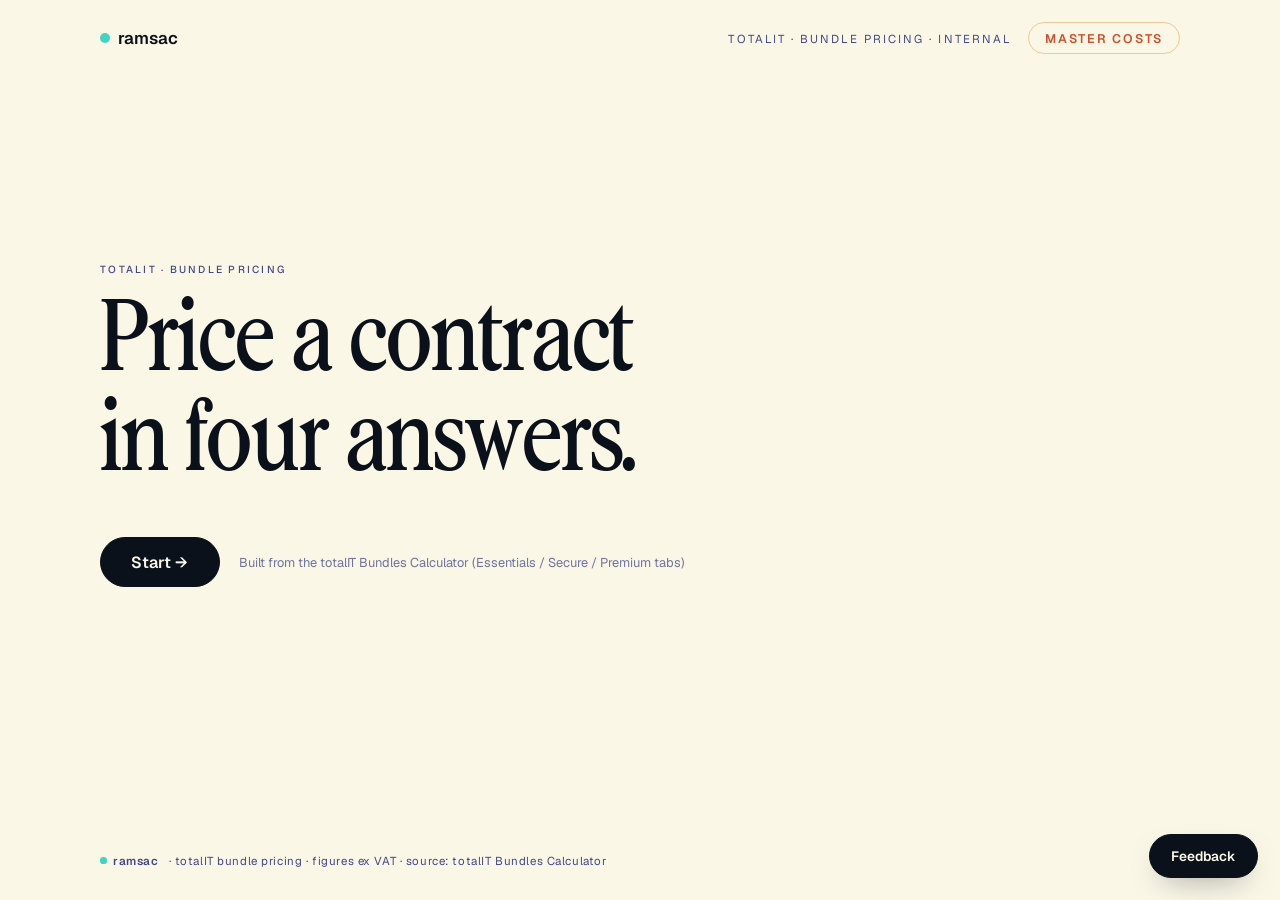
<file: index.html>
<!DOCTYPE html>
<html lang="en-GB">
<head>
<meta charset="utf-8">
<meta name="viewport" content="width=device-width, initial-scale=1">
<title>totalIT — bundle pricing</title>
<link rel="stylesheet" href="style.css?v=2026071603">
</head>
<body>
<div class="app">
  <div class="wrap topbar">
    <div class="logo"><span class="dot"></span>ramsac</div>
    <div style="display:flex; align-items:center; gap:1rem">
      <div class="topmeta">totalIT · Bundle Pricing · Internal</div>
      <a class="badge" href="master.html">Master Costs</a>
    </div>
  </div>

  <div class="stage wrap">

    <!-- 0 · start -->
    <section class="screen on" id="s-start">
      <div class="eyebrow">totalIT · Bundle Pricing</div>
      <h1 class="big display">Price a contract<br>in four answers.</h1>
      <div class="qfoot" style="margin-top:2.6rem">
        <button class="btn" data-go="s-mode">Start &rarr;</button>
        <span class="qhint">Built from the totalIT Bundles Calculator (Essentials / Secure / Premium tabs)</span>
      </div>
    </section>

    <!-- 0.5 · standard vs co-managed -->
    <section class="screen" id="s-mode">
      <div class="eyebrow">Before we start</div>
      <h2 class="q display">Standard, or co&#8209;managed?</h2>
      <div class="choices">
        <button class="choice display" data-mode="STANDARD">Standard</button>
        <button class="choice display" data-mode="COMANAGED">Co-managed</button>
      </div>
      <div class="qfoot">
        <button class="btn ghost" data-go="s-start">&larr; Back</button>
      </div>
      <p class="qcontext">Standard: the bundle's line-up is fixed — every service shown is included and
        can't be removed, though you can still add extra services for this quote. Co-managed: some
        services are handled by the client or a third party, so you start from the bundle's usual
        line-up and choose which lines actually apply.</p>
    </section>

    <!-- 1 · bundle -->
    <section class="screen" id="s-bundle">
      <div class="steps"><span class="s now"></span><span class="s"></span><span class="s"></span><span class="s"></span></div>
      <div class="eyebrow" id="bundle-mode-tag">Question 1 of 4</div>
      <h2 class="q display">Which bundle?</h2>
      <div class="choices">
        <button class="choice display" data-bundle="ESSENTIALS">Essentials</button>
        <button class="choice display" data-bundle="SECURE">Secure</button>
        <button class="choice display" data-bundle="PREMIUM">Premium</button>
      </div>
      <div class="qfoot">
        <button class="btn ghost" data-go="s-mode">&larr; Back</button>
      </div>
      <p class="qcontext">Essentials: helpdesk, patching and backup. Secure adds 24/7 cyber monitoring
        and response. Premium adds board-level cyber reporting and formal compliance/certification
        services (Cyber Essentials, ISO 27001 gap analysis).</p>
    </section>

    <!-- 2 · users -->
    <section class="screen" id="s-users">
      <div class="steps"><span class="s done"></span><span class="s now"></span><span class="s"></span><span class="s"></span></div>
      <div class="eyebrow">Question 2 of 4</div>
      <h2 class="q display">How many users?</h2>
      <div class="numwrap">
        <input class="num" id="in-users" type="number" min="1" step="1" placeholder="300" inputmode="numeric">
        <span class="numunit">users</span>
      </div>
      <div class="qfoot">
        <button class="btn" data-go="s-servers" id="next-users">Next &rarr;</button>
        <span class="qhint">&#9166; Enter works too</span>
      </div>
      <p class="qcontext">The user count drives three things automatically: expected helpdesk tickets,
        starter &amp; leaver hours, and cyber management hours. Worth asking how headcount moves over
        the next 12 months while you're at it: growth changes the price, and it's easier to size
        the contract once than renegotiate it twice.</p>
    </section>

    <!-- 3 · servers -->
    <section class="screen" id="s-servers">
      <div class="steps"><span class="s done"></span><span class="s done"></span><span class="s now"></span><span class="s"></span></div>
      <div class="eyebrow">Question 3 of 4</div>
      <h2 class="q display">How many servers?</h2>
      <div class="numwrap">
        <input class="num" id="in-servers" type="number" min="0" step="1" placeholder="0" inputmode="numeric">
        <span class="numunit">servers</span>
      </div>
      <div class="qfoot">
        <button class="btn" data-go="s-charity" id="next-servers">Next &rarr;</button>
        <button class="btn ghost" data-go="s-users">&larr; Back</button>
      </div>
      <p class="qcontext">Servers switch on health monitoring, backup monitoring, Veeam NOC and SIEM.
        Cloud-only estate? Zero is fine.</p>
    </section>

    <!-- 4 · charity -->
    <section class="screen" id="s-charity">
      <div class="steps"><span class="s done"></span><span class="s done"></span><span class="s done"></span><span class="s now"></span></div>
      <div class="eyebrow">Question 4 of 4</div>
      <h2 class="q display">Are they a charity?</h2>
      <div class="choices">
        <button class="choice display" data-charity="no">No</button>
        <button class="choice display" data-charity="yes">Yes</button>
      </div>
      <div class="qfoot">
        <button class="btn ghost" data-go="s-servers">&larr; Back</button>
      </div>
      <p class="qcontext">Charities get 10% off the sell price. Margin drops from 44% to 38% —
        already reflected in the answer.</p>
    </section>

    <!-- 4 · answer -->
    <section class="screen" id="s-result">
      <div class="result-head">
        <div class="headline">
          <div class="eyebrow" id="r-eyebrow">totalIT · Secure Bundle</div>
          <div class="was" id="r-was" hidden></div>
          <div class="figure display" id="r-peruser">&pound;46.78</div>
          <div class="per">per user, per month <span id="r-perserver-inline"></span></div>
        </div>
        <div style="display:flex; flex-direction:column; gap:.6rem; align-items:flex-end">
          <span class="badge blue internal" id="r-margin"><span class="d"></span>44% margin</span>
          <span class="badge" id="r-charity" hidden><span class="d"></span>Charity rate applied</span>
        </div>
      </div>

      <div class="cards">
        <div class="card"><div class="k">Monthly total</div><div class="v" id="r-monthly"></div><div class="s internal" id="r-monthly-s"></div></div>
        <div class="card"><div class="k">Annual value</div><div class="v" id="r-annual"></div><div class="s">12 months, ex VAT</div></div>
        <div class="card internal"><div class="k">Cost to ramsac</div><div class="v" id="r-cost"></div><div class="s" id="r-cost-s"></div></div>
        <div class="card"><div class="k">Per server</div><div class="v" id="r-perserver"></div><div class="s" id="r-perserver-s"></div></div>
      </div>

      <div class="chips" id="r-chips"></div>
      <div class="flags" id="r-flags"></div>

      <details class="adv" open>
        <summary>The conversation</summary>
        <div class="story" id="r-story"></div>
      </details>

      <details class="adv">
        <summary>Adjust markup</summary>
        <div class="advrow">
          <label for="in-markup">Markup %</label>
          <input class="small" id="in-markup" type="number" min="0" max="400" step="5" value="80">
          <span class="advnote" id="markup-note" hidden>&#9888; Off the 80% default — agree any variance with Matt or Dan first.</span>
        </div>
      </details>

      <details class="adv">
        <summary>Adjust expected tickets</summary>
        <div class="advrow">
          <label for="in-tickets">Tickets p/m</label>
          <input class="small" id="in-tickets" type="number" min="0" step="1" placeholder="model assumption">
          <span class="advnote" id="tickets-note" hidden>Client-provided figure — overrides the model's ticket-band assumption.</span>
        </div>
      </details>

      <details class="adv" id="d-workings">
        <summary id="workings-summary">Workings</summary>
        <p class="qcontext" style="margin-top:.6rem" id="workings-hint"></p>
        <div class="workings">
          <table id="r-table">
            <thead><tr id="r-table-head">
              <th></th><th>Service</th><th class="r">Unit cost</th><th>Basis</th>
              <th class="r">Units p/m</th><th class="r">Cost p/m</th>
            </tr></thead>
            <tbody></tbody>
          </table>
        </div>
        <div class="addservice">
          <button class="btn ghost addservice-toggle" id="btn-addservice-toggle" type="button"
            aria-expanded="false" aria-controls="addservice-panel">+ Add a service</button>
        </div>
        <div class="addservice-panel" id="addservice-panel" hidden>
          <input type="text" id="addservice-search" class="addservice-search"
            placeholder="Filter services&hellip;" autocomplete="off">
          <div class="addservice-list" id="addservice-list"></div>
          <div class="addservice-actions">
            <button class="btn" id="btn-addservice-commit" type="button" disabled>Add to quote</button>
            <button class="btn ghost" id="btn-addservice-cancel" type="button">Cancel</button>
          </div>
        </div>
      </details>

      <div class="printonly" id="print-includes"></div>

      <div class="result-actions">
        <button class="btn" id="restart">Price another &rarr;</button>
        <button class="btn ghost" data-go="s-bundle">Edit answers</button>
        <button class="btn ghost" onclick="window.print()" title="Prints a client-safe page: price and what's included, no cost or margin">Print for the client</button>
      </div>
    </section>

  </div>

  <div class="wrap foot"><span class="d"></span><b>ramsac</b>&nbsp;· totalIT bundle pricing · figures ex VAT · source: totalIT Bundles Calculator</div>
</div>

<button id="fb-fab" class="fb-fab" type="button" aria-haspopup="dialog" aria-controls="fb-panel">Feedback</button>

<div id="fb-panel" class="fb-panel" hidden role="dialog" aria-label="Send feedback">
  <div class="fb-head">
    <span class="fb-title display">Feedback</span>
    <button id="fb-close" class="fb-x" type="button" aria-label="Close">&times;</button>
  </div>
  <p class="fb-hint">Anything about the tool — good, broken, or missing. This opens a pre-filled email; review it and hit send.</p>
  <textarea id="fb-text" class="fb-text" rows="5" placeholder="What's working, what's not, what's missing..."></textarea>
  <div class="fb-actions">
    <button id="fb-send" class="btn" type="button">Send feedback &rarr;</button>
    <span id="fb-status" class="fb-status" hidden></span>
  </div>
</div>

<script src="services.js?v=2026071603"></script>
<script src="model.js?v=2026071603"></script>
<script src="secure.js?v=2026071603"></script>
<script src="essentials.js?v=2026071603"></script>
<script src="premium.js?v=2026071603"></script>
<script src="app.js?v=2026071603"></script>
<script src="feedback.js?v=2026071603"></script>
</body>
</html>
</file>
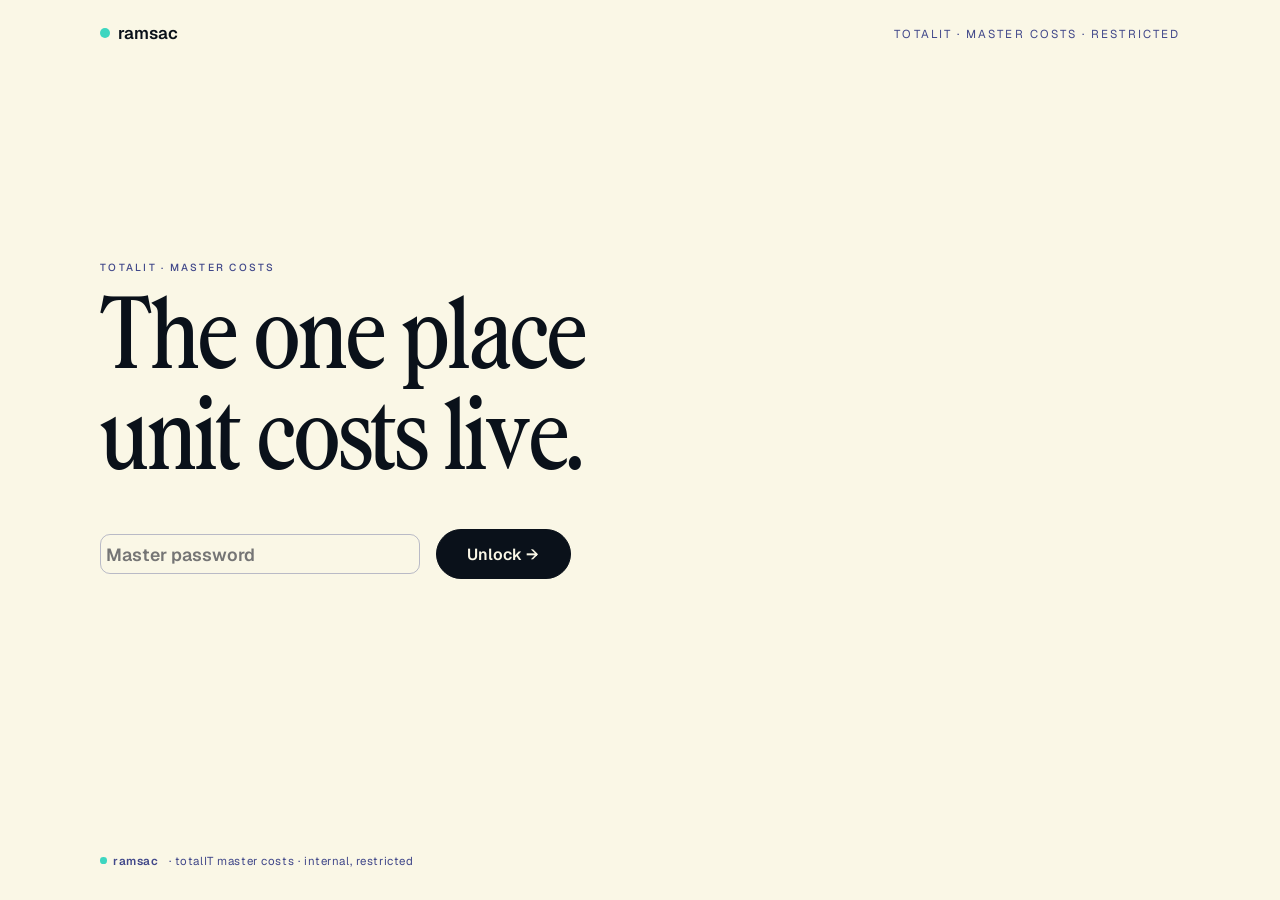
<file: master.html>
<!DOCTYPE html>
<html lang="en-GB">
<head>
<meta charset="utf-8">
<meta name="viewport" content="width=device-width, initial-scale=1">
<meta name="robots" content="noindex, nofollow">
<title>totalIT — master costs</title>
<link rel="stylesheet" href="style.css?v=2026071603">
</head>
<body>
<div class="app">
  <div class="wrap topbar">
    <div class="logo"><span class="dot"></span>ramsac</div>
    <div class="topmeta">totalIT · Master Costs · Restricted</div>
  </div>

  <div class="stage wrap">

    <section class="screen on" id="unlock-panel">
      <div class="eyebrow">totalIT · Master Costs</div>
      <h1 class="big display">The one place<br>unit costs live.</h1>
      <form id="unlock-form" class="qfoot" style="margin-top:2.2rem; gap:1rem; flex-wrap:wrap">
        <input class="small" id="in-password" type="password" placeholder="Master password" style="width:20rem; text-align:left" autocomplete="off">
        <button class="btn" type="submit">Unlock &rarr;</button>
      </form>
      <p class="advnote" id="unlock-error" hidden style="margin-top:1rem">Wrong password.</p>
    </section>

    <section class="screen" id="editor-panel">
      <div class="eyebrow">totalIT · Master Costs</div>
      <h2 class="q display">Edit unit costs</h2>
      <p class="qcontext" id="updated-at" style="margin-top:.6rem"></p>

      <div class="pillbar">
        <button class="pill sel" data-bundle="ALL" type="button">All services</button>
        <button class="pill" data-bundle="ESSENTIALS" type="button">Essentials</button>
        <button class="pill" data-bundle="SECURE" type="button">Secure</button>
        <button class="pill" data-bundle="PREMIUM" type="button">Premium</button>
      </div>
      <p class="qcontext" id="bundle-note" style="margin-top:.6rem"></p>

      <input type="text" id="cost-search" class="addservice-search" style="margin-top:1rem"
        placeholder="Filter services&hellip;" autocomplete="off">

      <div class="workings" style="margin-top:1rem">
        <table id="master-table">
          <thead><tr>
            <th>Service</th><th class="r">Unit cost</th><th>Basis</th>
            <th class="r">Units p/m</th><th class="r">Cost p/m</th><th></th>
          </tr></thead>
          <tbody></tbody>
        </table>
      </div>

      <div class="result-actions">
        <button class="btn ghost" id="btn-addnewservice-toggle" type="button" aria-expanded="false">+ Add a new service</button>
      </div>

      <div class="workings" id="addnewservice-panel" hidden style="margin-top:1rem; padding:1.2rem">
        <div class="qfoot" style="flex-wrap:wrap; align-items:flex-end">
          <label class="qcontext" style="margin:0; max-width:none">Name<br>
            <input type="text" id="ns-name" style="width:16rem; text-align:left" autocomplete="off"></label>
          <label class="qcontext" style="margin:0; max-width:none">Basis<br>
            <select id="ns-basis">
              <option value="user">user</option>
              <option value="server">server</option>
              <option value="ticket">ticket</option>
              <option value="slHours">slHours</option>
              <option value="cyberHours">cyberHours</option>
              <option value="tcHours">tcHours</option>
              <option value="hours">hours (fixed hrs × hourly rate)</option>
              <option value="fixed">fixed (flat p/m)</option>
              <option value="fixedPriceAdd">fixed p/m, no margin (surcharge added straight to price)</option>
            </select></label>
          <label class="qcontext" id="ns-hrs-wrap" hidden style="margin:0; max-width:none">Hours<br>
            <input type="number" id="ns-hrs" min="0" step="0.1" style="width:6rem; text-align:left"></label>
          <label class="qcontext" style="margin:0; max-width:none">Unit cost (£)<br>
            <input type="number" id="ns-unit" min="0" step="0.01" style="width:8rem; text-align:left"></label>
        </div>

        <table class="ns-bundle-table" style="margin-top:1.2rem">
          <thead><tr><th>Bundle</th><th class="r">Standard line-up</th><th class="r">Co-managed default</th><th class="r">Add-on (dropdown)</th></tr></thead>
          <tbody>
            <tr data-bundle="ESSENTIALS"><td>Essentials</td>
              <td class="r"><input type="checkbox" class="ns-standard" aria-label="Include in Essentials standard line-up"></td>
              <td class="r"><input type="checkbox" class="ns-comanaged" aria-label="Include in Essentials co-managed default"></td>
              <td class="r"><input type="checkbox" class="ns-addon" aria-label="Offer as an add-on for Essentials"></td></tr>
            <tr data-bundle="SECURE"><td>Secure</td>
              <td class="r"><input type="checkbox" class="ns-standard" aria-label="Include in Secure standard line-up"></td>
              <td class="r"><input type="checkbox" class="ns-comanaged" aria-label="Include in Secure co-managed default"></td>
              <td class="r"><input type="checkbox" class="ns-addon" aria-label="Offer as an add-on for Secure"></td></tr>
            <tr data-bundle="PREMIUM"><td>Premium</td>
              <td class="r"><input type="checkbox" class="ns-standard" aria-label="Include in Premium standard line-up"></td>
              <td class="r"><input type="checkbox" class="ns-comanaged" aria-label="Include in Premium co-managed default"></td>
              <td class="r"><input type="checkbox" class="ns-addon" aria-label="Offer as an add-on for Premium"></td></tr>
          </tbody>
        </table>
        <p class="qcontext">Co-managed default only takes effect on a bundle where Standard is
          also ticked — it's the starting state of that line's checkbox when a co-managed quote
          opens, not a separate line-up. Add-on offers it in "add a service" on that bundle even
          without Standard ticked. None ticked for a bundle means the service is invisible there.</p>

        <div class="result-actions" style="margin-top:1rem">
          <button class="btn" id="btn-addnewservice-save" type="button">Add service</button>
          <button class="btn ghost" id="btn-addnewservice-cancel" type="button">Cancel</button>
        </div>
        <p class="advnote" id="ns-error" hidden style="margin-top:.6rem"></p>
      </div>

      <div class="result-actions">
        <button class="btn" id="save-btn" type="button">Save</button>
        <span class="qhint" id="save-status"></span>
        <a class="btn ghost" href="index.html">Back to pricing tool</a>
      </div>
    </section>

  </div>

  <div class="wrap foot"><span class="d"></span><b>ramsac</b>&nbsp;· totalIT master costs · internal, restricted</div>
</div>

<script src="services.js?v=2026071603"></script>
<script src="model.js?v=2026071603"></script>
<script src="secure.js?v=2026071603"></script>
<script src="essentials.js?v=2026071603"></script>
<script src="premium.js?v=2026071603"></script>
<script src="master.js?v=2026071603"></script>
</body>
</html>
</file>
<file: style.css>
/* ===== ramsac — totalIT bundle pricing tool ===== */
@font-face{font-family:"Charger";src:url("fonts/ChargerV2Condensed.ttf") format("truetype");font-weight:400;font-display:swap}
@font-face{font-family:"Geist";src:url("fonts/Geist-Regular.ttf") format("truetype");font-weight:400;font-display:swap}
@font-face{font-family:"Geist";src:url("fonts/Geist-Medium.ttf") format("truetype");font-weight:500;font-display:swap}
@font-face{font-family:"Geist";src:url("fonts/Geist-SemiBold.ttf") format("truetype");font-weight:600;font-display:swap}
@font-face{font-family:"Geist";src:url("fonts/Geist-Bold.ttf") format("truetype");font-weight:700;font-display:swap}

:root{
  --cream:#FAF7E6; --ink:#0A111A; --blue:#41488A; --orange:#F0B976; --red:#CF512B;
  --grey:#C2CCD5; --teal:#3DD6C0;
  --maxw:1080px;
  --ease:cubic-bezier(.22,.61,.36,1);
}
*{margin:0;padding:0;box-sizing:border-box}
[hidden]{display:none!important}
html,body{height:100%}
body{
  font-family:"Geist",system-ui,sans-serif; color:var(--ink); background:var(--cream);
  -webkit-font-smoothing:antialiased; text-rendering:optimizeLegibility;
}
.display{font-family:"Charger","Times New Roman",serif; font-weight:400; line-height:.98; letter-spacing:-.01em}

.app{min-height:100vh; display:flex; flex-direction:column}
.wrap{width:100%; max-width:var(--maxw); margin:0 auto; padding:0 max(4vw,1.4rem)}

/* ---- top bar ---- */
.topbar{display:flex; align-items:center; justify-content:space-between; padding:1.4rem 0}
.logo{display:flex; align-items:center; gap:.5rem; font-weight:600; font-size:1.05rem; color:var(--ink)}
.logo .dot{width:.62rem; height:.62rem; border-radius:50%; background:var(--teal)}
.topmeta{font-size:.72rem; letter-spacing:.18em; text-transform:uppercase; color:var(--blue)}

/* ---- type ---- */
.eyebrow{font-weight:500; font-size:clamp(.62rem,.8vw,.78rem); letter-spacing:.22em;
  text-transform:uppercase; color:var(--blue); margin-bottom:1.2rem}
h1.big{font-size:clamp(3rem,9vw,6.4rem); color:var(--ink)}
h2.q{font-size:clamp(2.2rem,5.4vw,3.8rem); color:var(--ink); max-width:20ch}
.lead{font-size:clamp(1rem,1.5vw,1.3rem); line-height:1.5; max-width:52ch; color:var(--ink); opacity:.85}

/* ---- stage (one screen at a time) ---- */
.stage{flex:1; display:flex; flex-direction:column; justify-content:center; padding:4vh 0 10vh}
.screen{display:none}
.screen.on{display:block; animation:screenIn .55s var(--ease)}
@keyframes screenIn{from{opacity:0; transform:translateY(22px)}to{opacity:1; transform:none}}

/* ---- buttons & inputs ---- */
.btn{display:inline-flex; align-items:center; gap:.6rem; font-family:"Geist"; font-weight:600;
  font-size:1rem; color:var(--cream); background:var(--ink); border:1.5px solid var(--ink);
  border-radius:999px; padding:.85rem 1.9rem; cursor:pointer;
  transition:transform .3s var(--ease), background .3s, color .3s}
.btn:hover{transform:translateY(-2px)}
.btn.ghost{background:transparent; color:var(--ink)}
.btn.ghost:hover{background:color-mix(in srgb,var(--ink) 6%, transparent)}
.btn:disabled{opacity:.35; cursor:not-allowed; transform:none}

.numwrap{display:flex; align-items:baseline; gap:1rem; margin:2.2rem 0 2.6rem}
input.num{font-family:"Charger","Times New Roman",serif; font-size:clamp(3.4rem,10vw,7rem);
  width:min(46vw,420px); background:transparent; border:none;
  border-bottom:3px solid color-mix(in srgb,var(--blue) 40%, transparent);
  color:var(--ink); outline:none; padding:.05em 0; line-height:1}
input.num:focus{border-bottom-color:var(--red)}
input.num::-webkit-outer-spin-button,input.num::-webkit-inner-spin-button{-webkit-appearance:none}
input.num[type=number]{-moz-appearance:textfield}
.numunit{font-size:clamp(1rem,1.6vw,1.3rem); color:var(--blue); font-weight:500}

.choices{display:flex; gap:1rem; margin:2.4rem 0 2.6rem; flex-wrap:wrap}
.choice{font-family:"Charger","Times New Roman",serif; font-size:clamp(1.9rem,3.6vw,2.8rem);
  padding:.55em 1.1em; border-radius:18px; cursor:pointer; background:transparent;
  border:1.5px solid color-mix(in srgb,var(--blue) 30%, transparent); color:var(--ink);
  transition:transform .3s var(--ease), border-color .3s, background .3s, box-shadow .3s}
.choice:hover{transform:translateY(-3px); border-color:color-mix(in srgb,var(--orange) 75%, transparent);
  box-shadow:0 18px 40px -26px rgba(10,17,26,.4)}
.choice.sel{background:var(--ink); color:var(--cream); border-color:var(--ink)}

.qfoot{display:flex; align-items:center; gap:1.2rem}
.qhint{font-size:.8rem; color:var(--blue); opacity:.75}
.qcontext{margin-top:1.6rem; font-size:.9rem; color:var(--blue); max-width:52ch; line-height:1.5}

/* progress dots */
.steps{display:flex; gap:.55rem; margin-bottom:2rem}
.steps .s{width:9px; height:9px; border-radius:50%; border:1px solid color-mix(in srgb,var(--blue) 55%, transparent); transition:background .3s, transform .3s}
.steps .s.done{background:color-mix(in srgb,var(--blue) 55%, transparent)}
.steps .s.now{background:var(--red); border-color:var(--red); transform:scale(1.35)}

/* ---- result ---- */
.result-head{display:flex; justify-content:space-between; align-items:flex-end; gap:2rem; flex-wrap:wrap}
.headline .was{font-family:"Geist"; font-weight:500; font-size:clamp(1rem,1.6vw,1.3rem);
  color:var(--blue); text-decoration:line-through; text-decoration-color:var(--red); margin-bottom:.3rem}
.headline .figure{font-size:clamp(3.6rem,11vw,7.6rem); color:var(--ink)}
.headline .per{font-family:"Geist"; font-weight:500; font-size:clamp(.95rem,1.4vw,1.2rem); color:var(--blue); margin-top:.4rem}
.badge{display:inline-flex; align-items:center; gap:.45rem; font-weight:600; font-size:.78rem;
  letter-spacing:.14em; text-transform:uppercase; color:var(--red);
  border:1px solid color-mix(in srgb,var(--orange) 75%, transparent); border-radius:999px; padding:.4rem 1rem}
.badge .d{width:.5rem;height:.5rem;border-radius:50%;background:var(--red)}
.badge.blue{color:var(--blue); border-color:color-mix(in srgb,var(--blue) 45%, transparent)}
.badge.blue .d{background:var(--blue)}
a.badge{text-decoration:none; transition:transform .3s var(--ease), border-color .3s}
a.badge:hover{transform:translateY(-2px); border-color:var(--red)}

/* compact filter pills — bundle toggle on the master costs page */
.pillbar{display:flex; gap:.6rem; flex-wrap:wrap; margin-top:1.4rem; align-items:center}
.pill{font-family:"Geist"; font-weight:600; font-size:.82rem; padding:.5rem 1.15rem; border-radius:999px;
  border:1.5px solid color-mix(in srgb,var(--blue) 30%, transparent); color:var(--ink); background:transparent;
  cursor:pointer; transition:transform .3s var(--ease), border-color .3s, background .3s}
.pill:hover{transform:translateY(-2px); border-color:color-mix(in srgb,var(--orange) 75%, transparent)}
.pill.sel{background:var(--ink); color:var(--cream); border-color:var(--ink)}

.cards{display:grid; grid-template-columns:repeat(4,1fr); gap:1rem; margin-top:2.6rem}
.card{border:1px solid color-mix(in srgb,var(--blue) 24%, transparent); border-radius:16px;
  padding:1.3rem 1.4rem; transition:transform .4s var(--ease), box-shadow .4s}
.card:hover{transform:translateY(-4px); box-shadow:0 18px 40px -24px rgba(10,17,26,.35)}
.card .k{font-weight:500; font-size:.66rem; letter-spacing:.18em; text-transform:uppercase; color:var(--red)}
.card .v{font-family:"Charger","Times New Roman",serif; font-size:clamp(1.7rem,3vw,2.4rem); margin-top:.5rem}
.card .s{font-size:.8rem; color:var(--blue); margin-top:.35rem}

.chips{display:flex; flex-wrap:wrap; gap:.5rem; margin-top:1.8rem}
.chip{font-weight:500; font-size:.8rem; color:var(--red);
  border:1px solid color-mix(in srgb,var(--orange) 75%, transparent); border-radius:999px; padding:.34rem .85rem}
.chip.blue{color:var(--blue); border-color:color-mix(in srgb,var(--blue) 40%, transparent)}

/* flags */
.flags{margin-top:2rem; display:flex; flex-direction:column; gap:.6rem}
.flag{display:flex; gap:.8rem; align-items:baseline; font-size:.9rem; line-height:1.5; color:var(--ink);
  border-left:3px solid var(--red); padding:.55rem 1rem; background:color-mix(in srgb,var(--orange) 12%, transparent); border-radius:0 10px 10px 0; max-width:72ch}
.flag b{color:var(--red)}

/* advanced + actions */
.result-actions{display:flex; gap:1rem; margin-top:2.6rem; flex-wrap:wrap; align-items:center}
.adv{margin-top:2.2rem; border-top:1px solid color-mix(in srgb,var(--blue) 16%, transparent); padding-top:1.4rem}
.adv summary{cursor:pointer; font-weight:600; font-size:.8rem; letter-spacing:.16em; text-transform:uppercase; color:var(--blue); list-style:none}
.adv summary::-webkit-details-marker{display:none}
.adv summary::after{content:" +"; color:var(--red)}
.adv[open] summary::after{content:" −"}
.advrow{display:flex; align-items:center; gap:1.1rem; margin-top:1.2rem; flex-wrap:wrap}
.advrow label{font-size:.9rem; font-weight:500; color:var(--ink)}
input.small{font-family:"Geist"; font-weight:600; font-size:1.1rem; width:5.2rem; text-align:center;
  background:transparent; border:1.5px solid color-mix(in srgb,var(--blue) 35%, transparent);
  border-radius:10px; padding:.45rem .3rem; color:var(--ink); outline:none}
input.small:focus{border-color:var(--red)}
.advnote{font-size:.82rem; color:var(--red); font-weight:500}

/* the conversation */
.story{margin-top:1.3rem; display:flex; flex-direction:column; gap:1rem; max-width:72ch}
.story p{font-size:.95rem; line-height:1.55; color:var(--ink)}
.story b{font-weight:700}

/* workings table */
.workings{margin-top:1.4rem; overflow-x:auto}
table{width:100%; border-collapse:collapse; font-size:.88rem}
th{font-weight:600; font-size:.64rem; letter-spacing:.16em; text-transform:uppercase; color:var(--blue);
  text-align:left; padding:.6rem .8rem; border-bottom:1.5px solid color-mix(in srgb,var(--blue) 30%, transparent)}
td{padding:.55rem .8rem; border-bottom:1px solid color-mix(in srgb,var(--blue) 12%, transparent); vertical-align:top}
td.r,th.r{text-align:right; font-variant-numeric:tabular-nums}
tr.total td{font-weight:700; border-bottom:none; border-top:2px solid var(--ink); padding-top:.8rem}
tr.total .total-sign{display:inline-block; width:1.3em; font-weight:700}
tr.total.row-cost td:nth-child(2){padding-left:1.6rem}
tr.total.row-sell{background:var(--ink)}
tr.total.row-sell td{color:var(--cream); padding:.9rem .8rem; border-bottom:3px solid var(--orange)}
.tnote{font-size:.78rem; color:var(--blue); margin-top:.3rem}
#r-table tr[data-key] td:first-child{width:1.6rem}
tr[data-key] .line-include{width:1.05rem; height:1.05rem; accent-color:var(--ink); cursor:pointer}
tr.excluded td{opacity:.4; text-decoration:line-through}
tr.excluded .line-include{opacity:1; text-decoration:none}
.addedtag{font-size:.62rem; font-weight:600; letter-spacing:.1em; text-transform:uppercase;
  color:color-mix(in srgb,var(--teal) 82%, white 18%);
  border:1.5px solid color-mix(in srgb,var(--teal) 80%, transparent); border-radius:999px; padding:.1rem .5rem; margin-left:.4rem}
input.line-cost{width:5.4rem; font-family:"Geist"; font-weight:600; font-size:.88rem; text-align:right;
  background:transparent; border:1px solid color-mix(in srgb,var(--blue) 30%, transparent);
  border-radius:8px; padding:.3rem .5rem; color:var(--ink); outline:none}
input.line-cost:focus{border-color:var(--red)}
tr.excluded input.line-cost{text-decoration:none}

.addservice{display:flex; align-items:center; gap:.8rem; margin-top:1.2rem; flex-wrap:wrap}
.addservice-toggle{padding:.55rem 1.1rem; font-size:.85rem}
.addservice-toggle::after{content:" +"; color:var(--red)}
.addservice-toggle[aria-expanded="true"]::after{content:" −"}

.addservice-panel{margin-top:1rem; border:1.5px solid color-mix(in srgb,var(--blue) 30%, transparent);
  border-radius:14px; padding:1.1rem; background:color-mix(in srgb,var(--blue) 5%, transparent)}
.addservice-search{width:100%; font-family:"Geist"; font-size:.88rem;
  background:var(--cream); border:1.5px solid color-mix(in srgb,var(--blue) 35%, transparent);
  border-radius:10px; padding:.55rem .8rem; color:var(--ink); outline:none}
.addservice-search:focus{border-color:var(--red)}

.addservice-list{margin-top:.9rem; max-height:16rem; overflow-y:auto; display:flex; flex-direction:column;
  border-top:1px solid color-mix(in srgb,var(--blue) 14%, transparent)}
.addservice-item{display:flex; align-items:center; gap:.7rem; padding:.6rem .3rem; font-size:.88rem;
  color:var(--ink); border-bottom:1px solid color-mix(in srgb,var(--blue) 12%, transparent); cursor:pointer}
.addservice-item:hover{background:color-mix(in srgb,var(--blue) 7%, transparent)}
.addservice-item input{width:1.05rem; height:1.05rem; accent-color:var(--ink); cursor:pointer; flex:none}
.addservice-empty{padding:.9rem .3rem; font-size:.85rem; color:var(--blue)}

.addservice-actions{display:flex; align-items:center; gap:.8rem; margin-top:1.1rem; flex-wrap:wrap}
.addservice-actions .btn{padding:.55rem 1.1rem; font-size:.85rem}

.btn-remove-service{padding:.35rem .8rem; font-size:.78rem; white-space:nowrap}

/* bundle chips + popovers — master.html's per-service "Remove" and "Add to
   bundle(s)", side by side in the table's last column */
.bundle-chips{display:flex; gap:.5rem; justify-content:flex-end; flex-wrap:wrap}
.bundle-remove, .bundle-add{position:relative; display:inline-block}
.bundle-remove > summary, .bundle-add > summary{list-style:none}
.bundle-remove > summary::-webkit-details-marker, .bundle-add > summary::-webkit-details-marker{display:none}
.btn-add-service{padding:.35rem .8rem; font-size:.78rem; white-space:nowrap}
.bundle-popover{position:absolute; right:0; top:calc(100% + .4rem); z-index:20; width:14rem;
  background:var(--cream); border:1.5px solid color-mix(in srgb,var(--blue) 30%, transparent);
  border-radius:12px; padding:.8rem; box-shadow:0 18px 40px -20px rgba(10,17,26,.4);
  display:flex; flex-direction:column; gap:.5rem; text-align:left}
.popover-close{position:absolute; top:.4rem; right:.5rem; width:1.5rem; height:1.5rem; line-height:1;
  background:none; border:none; font-size:1.15rem; color:var(--blue); cursor:pointer; padding:0}
.popover-close:hover{color:var(--red)}
.bundle-popover label{display:flex; align-items:center; gap:.5rem; font-size:.82rem; font-weight:500; color:var(--ink); cursor:pointer; padding-right:1.4rem}
.bundle-popover input[type="checkbox"]{width:1.05rem; height:1.05rem; accent-color:var(--ink); cursor:pointer; flex:none}
.bundle-popover .popover-actions{display:flex; flex-direction:column; gap:.4rem; margin-top:.2rem; padding-top:.6rem;
  border-top:1px solid color-mix(in srgb,var(--blue) 16%, transparent)}
.bundle-popover .btn{padding:.4rem .8rem; font-size:.78rem; justify-content:center; white-space:nowrap}
.bundle-popover .rm-eliminate{color:var(--red); border-color:color-mix(in srgb,var(--red) 40%, transparent)}

/* footer */
.foot{padding:1.6rem 0 2rem; font-size:.72rem; letter-spacing:.05em; color:var(--blue);
  display:flex; align-items:center; gap:.4rem}
.foot .d{width:.42rem;height:.42rem;border-radius:50%;background:var(--teal)}
.foot b{font-weight:600}

@media (max-width:820px){
  .cards{grid-template-columns:repeat(2,1fr)}
  .result-head{flex-direction:column; align-items:flex-start}
}

/* feedback */
.fb-fab{position:fixed; right:1.4rem; bottom:1.4rem; z-index:40; font-family:"Geist"; font-weight:600;
  font-size:.85rem; color:var(--cream); background:var(--ink); border:1.5px solid var(--ink);
  border-radius:999px; padding:.75rem 1.3rem; cursor:pointer;
  box-shadow:0 12px 30px -14px rgba(10,17,26,.5); transition:transform .3s var(--ease)}
.fb-fab:hover{transform:translateY(-2px)}
.fb-panel{position:fixed; right:1.4rem; bottom:4.6rem; z-index:41; width:min(92vw,360px);
  background:var(--cream); border:1.5px solid color-mix(in srgb,var(--blue) 30%, transparent);
  border-radius:18px; padding:1.3rem; box-shadow:0 24px 60px -20px rgba(10,17,26,.45)}
.fb-head{display:flex; align-items:center; justify-content:space-between; margin-bottom:.5rem}
.fb-title{font-size:1.3rem}
.fb-x{background:none; border:none; font-size:1.3rem; line-height:1; color:var(--blue); cursor:pointer; padding:.1rem .4rem}
.fb-hint{font-size:.8rem; color:var(--blue); line-height:1.4; margin-bottom:.8rem}
.fb-text{width:100%; font-family:"Geist"; font-size:.9rem; color:var(--ink); background:transparent;
  border:1.5px solid color-mix(in srgb,var(--blue) 35%, transparent); border-radius:10px; padding:.7rem;
  resize:vertical; outline:none}
.fb-text:focus{border-color:var(--red)}
.fb-actions{display:flex; align-items:center; gap:.8rem; margin-top:.9rem; flex-wrap:wrap}
.fb-actions .btn{padding:.6rem 1.3rem; font-size:.85rem}
.fb-status{font-size:.8rem; color:var(--blue)}
@media print{ .fb-fab,.fb-panel{display:none!important} }
/* client-safe print: price + what's included; everything internal stays on screen */
.printonly{display:none}
@media print{
  body{background:#fff}
  .screen.on{animation:none}
  .app{min-height:auto}
  .stage{padding:0; display:block}
  .topbar,.qfoot,.result-actions,.foot .hidep{display:none}
  .adv,.chips,.flags,.internal{display:none!important}
  .printonly{display:block; margin-top:2.4rem}
  .printonly h3{font-family:"Charger","Times New Roman",serif; font-weight:400; font-size:1.6rem; margin-bottom:.9rem}
  .printonly ul{columns:2; column-gap:2.4rem; list-style:none; font-size:.9rem; line-height:1.7}
  .printonly li{break-inside:avoid; padding-left:1rem; text-indent:-1rem}
  .printonly li::before{content:"· "; color:var(--red)}
  .printonly .printfoot{margin-top:1.6rem; font-size:.78rem; color:var(--blue)}
  .cards{grid-template-columns:repeat(3,1fr)}
}
</file>
